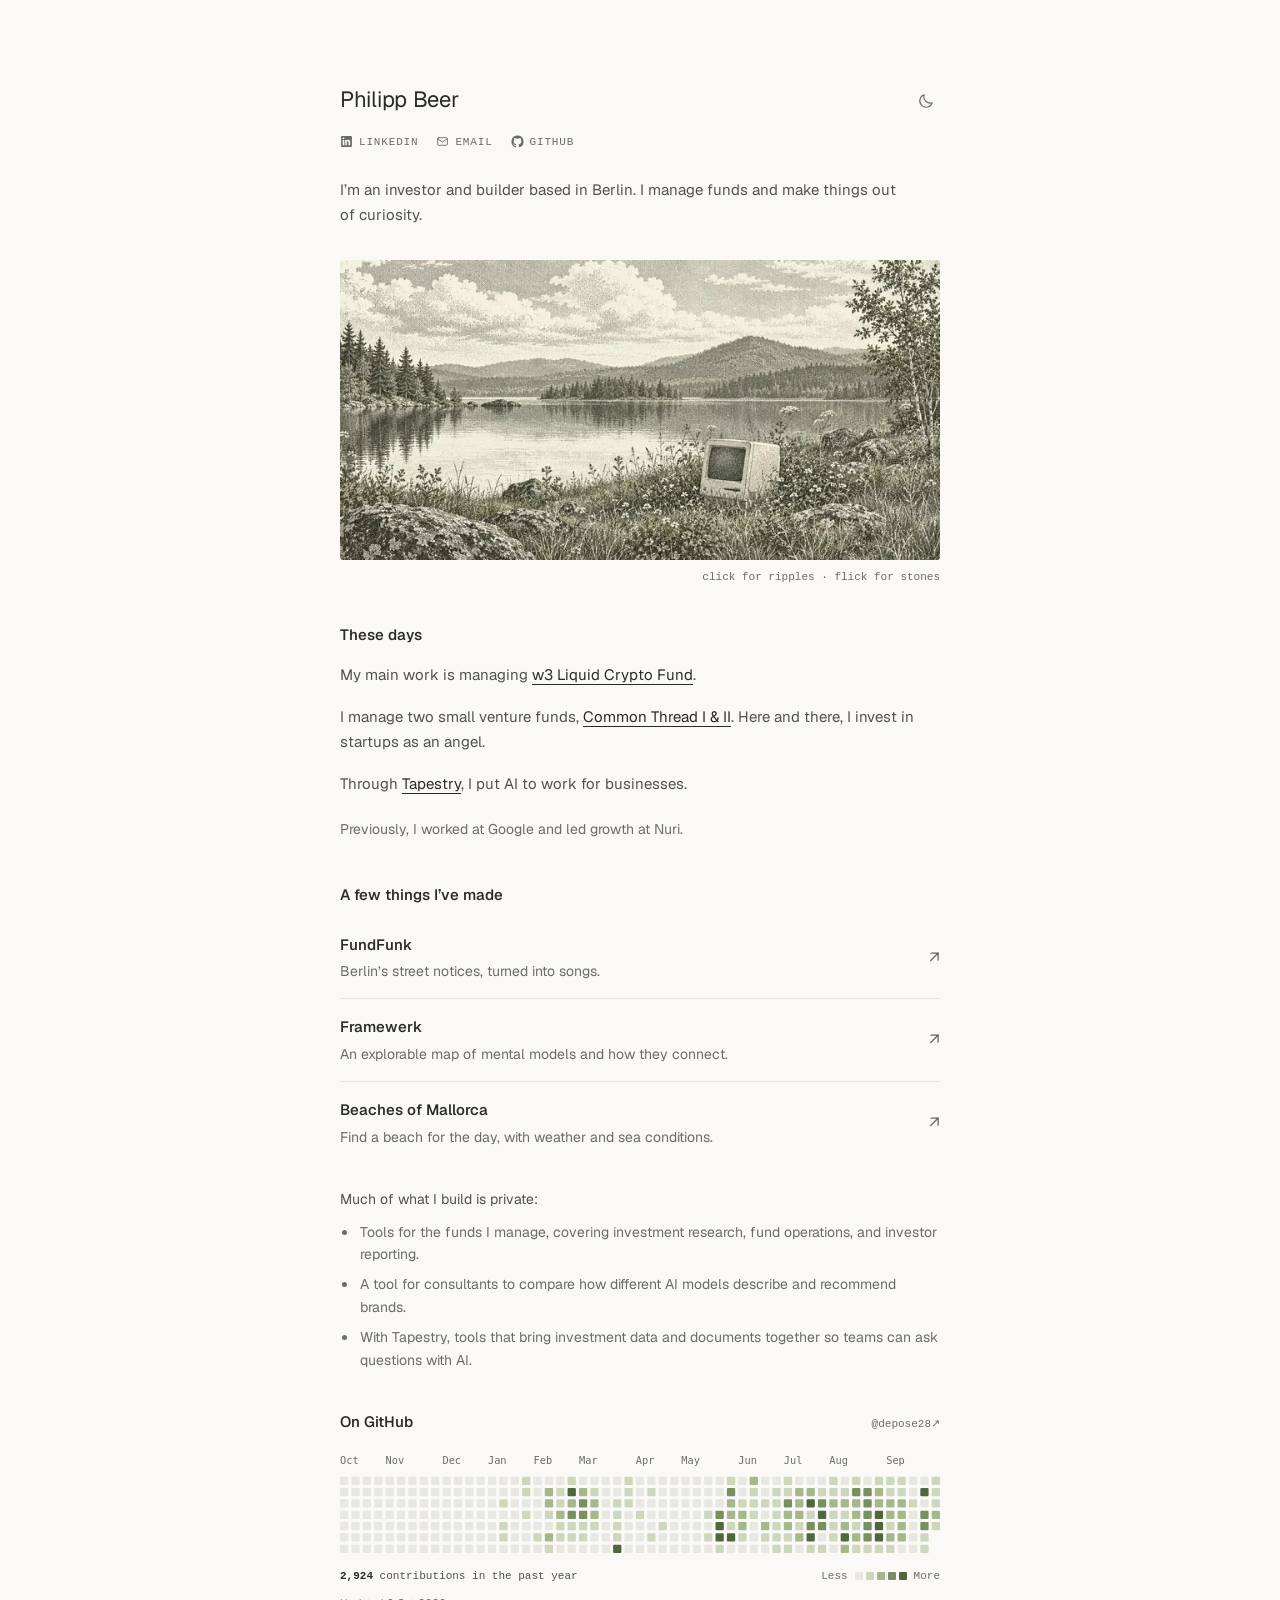
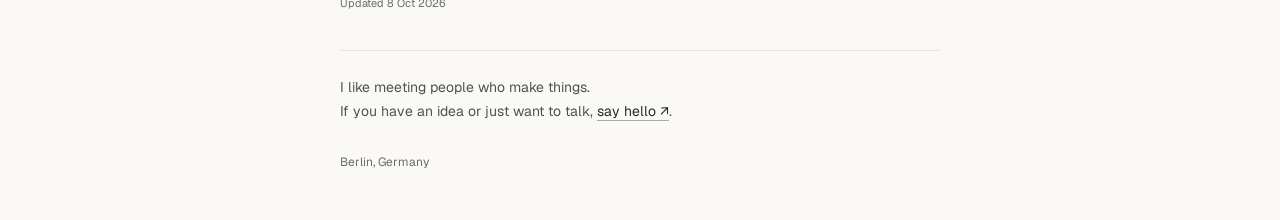
<file: index.html>
<!doctype html>
<html lang="en" prefix="og: https://ogp.me/ns#">
<head>
  <meta charset="utf-8">
  <meta name="viewport" content="width=device-width, initial-scale=1">
  <title>Philipp Beer | Investor &amp; Builder</title>
  <meta name="description" content="Investor and builder based in Berlin. I manage funds, put AI to work for businesses, and make things out of curiosity.">
  <link rel="canonical" href="https://philippbeer.me/">
  <meta name="theme-color" content="#faf9f6">
  <script type="application/ld+json">
    {
      "@context": "https://schema.org",
      "@type": "WebSite",
      "name": "Philipp Beer",
      "url": "https://philippbeer.me/"
    }
  </script>
  <script>
    (() => {
      let theme;
      try { theme = localStorage.getItem("philipp-theme"); } catch {}
      if (theme !== "light" && theme !== "dark") {
        theme = matchMedia("(prefers-color-scheme: dark)").matches ? "dark" : "light";
      }
      document.documentElement.dataset.theme = theme;
      document.querySelector('meta[name="theme-color"]').content = theme === "dark" ? "#191c18" : "#faf9f6";
    })();
  </script>
  <meta property="og:type" content="website">
  <meta property="og:site_name" content="Philipp Beer">
  <meta property="og:locale" content="en_GB">
  <meta property="og:title" content="Philipp Beer | Investor &amp; Builder">
  <meta property="og:description" content="Investor and builder based in Berlin. I manage funds, put AI to work for businesses, and make things out of curiosity.">
  <meta property="og:url" content="https://philippbeer.me/">
  <meta property="og:image" content="https://philippbeer.me/assets/share-lake-v1.jpg">
  <meta property="og:image:secure_url" content="https://philippbeer.me/assets/share-lake-v1.jpg">
  <meta property="og:image:type" content="image/jpeg">
  <meta property="og:image:width" content="1200">
  <meta property="og:image:height" content="600">
  <meta property="og:image:alt" content="A dotted illustration of a vintage computer among wildflowers beside a lake.">
  <meta name="twitter:card" content="summary_large_image">
  <meta name="twitter:title" content="Philipp Beer | Investor &amp; Builder">
  <meta name="twitter:description" content="Investor and builder based in Berlin. I manage funds, put AI to work for businesses, and make things out of curiosity.">
  <meta name="twitter:image" content="https://philippbeer.me/assets/share-lake-v1.jpg">
  <meta name="twitter:image:alt" content="A dotted illustration of a vintage computer among wildflowers beside a lake.">
  <link rel="icon" href="favicon.ico?v=3" sizes="16x16 32x32 48x48">
  <link rel="icon" href="favicon-32.png?v=3" type="image/png" sizes="32x32">
  <link rel="icon" href="favicon.svg?v=3" type="image/svg+xml" sizes="any">
  <link rel="apple-touch-icon" href="apple-touch-icon.png?v=3" sizes="180x180">
  <link rel="preload" href="assets/fonts/geist-variable.woff2" as="font" type="font/woff2" crossorigin>
  <link rel="stylesheet" href="styles.css">
  <script src="assets/theme.js" defer></script>
  <script src="assets/lake-ripple.js" defer></script>
</head>
<body>
  <a class="skip-link" href="#main">Skip to content</a>
  <main id="main" class="page">
    <header class="intro">
      <div class="intro-top">
        <h1>Philipp Beer</h1>
        <button class="theme-toggle" type="button" aria-label="Dark mode" aria-pressed="false" title="Switch colour theme" hidden>
          <svg class="theme-sun" viewBox="0 0 24 24" fill="none" stroke="currentColor" stroke-width="1.5" stroke-linecap="round" aria-hidden="true"><circle cx="12" cy="12" r="3.5"/><path d="M12 2v2m0 16v2M2 12h2m16 0h2M5 5l1.5 1.5m11 11L19 19M5 19l1.5-1.5m11-11L19 5"/></svg>
          <svg class="theme-moon" viewBox="0 0 24 24" fill="none" stroke="currentColor" stroke-width="1.5" stroke-linecap="round" stroke-linejoin="round" aria-hidden="true"><path d="M20.3 14.4A8.5 8.5 0 0 1 9.6 3.7a8.5 8.5 0 1 0 10.7 10.7Z"/></svg>
        </button>
        <nav class="contact-links" aria-label="Contact and profiles">
          <a class="icon-link" href="https://www.linkedin.com/in/philipp-beer/">
            <svg viewBox="0 0 24 24" fill="currentColor" aria-hidden="true"><path d="M20.45 2H3.55C2.69 2 2 2.68 2 3.52v16.96C2 21.32 2.69 22 3.55 22h16.9c.86 0 1.55-.68 1.55-1.52V3.52c0-.84-.69-1.52-1.55-1.52ZM7.93 18.75H4.98V9.2h2.95v9.55ZM6.46 7.9a1.71 1.71 0 1 1 0-3.42 1.71 1.71 0 0 1 0 3.42Zm12.29 10.85h-2.94V14.1c0-1.11-.02-2.53-1.54-2.53-1.55 0-1.79 1.2-1.79 2.45v4.73H9.54V9.2h2.82v1.31h.04c.39-.74 1.35-1.52 2.78-1.52 2.98 0 3.57 1.96 3.57 4.51v5.25Z"/></svg>
            <span class="contact-label">LinkedIn</span>
          </a>
          <a class="icon-link" href="mailto:philippxbeer@gmail.com">
            <svg viewBox="0 0 24 24" fill="none" stroke="currentColor" stroke-width="1.65" stroke-linecap="round" stroke-linejoin="round" aria-hidden="true"><rect x="3" y="5" width="18" height="14" rx="2"/><path d="m3 7 9 6 9-6"/></svg>
            <span class="contact-label">Email</span>
          </a>
          <a class="icon-link" href="https://github.com/depose28">
            <svg viewBox="0 0 24 24" fill="currentColor" aria-hidden="true"><path d="M12 .9a11.1 11.1 0 0 0-3.51 21.63c.56.1.76-.24.76-.53v-2.07c-3.1.67-3.75-1.31-3.75-1.31-.51-1.28-1.24-1.62-1.24-1.62-1.01-.69.08-.67.08-.67 1.12.08 1.71 1.15 1.71 1.15.99 1.7 2.6 1.21 3.24.93.1-.73.39-1.21.71-1.49-2.47-.28-5.07-1.24-5.07-5.49 0-1.21.43-2.2 1.14-2.97-.11-.28-.49-1.41.11-2.93 0 0 .93-.3 3.05 1.13a10.62 10.62 0 0 1 5.55 0c2.12-1.43 3.05-1.13 3.05-1.13.6 1.52.22 2.65.11 2.93.71.77 1.14 1.76 1.14 2.97 0 4.26-2.6 5.2-5.08 5.48.4.35.75 1.02.75 2.06V22c0 .29.2.64.77.53A11.1 11.1 0 0 0 12 .9Z"/></svg>
            <span class="contact-label">GitHub</span>
          </a>
        </nav>
      </div>
      <p class="intro-copy">I’m an investor and builder based in Berlin. I manage funds and make things out of curiosity.</p>
    </header>
    <figure class="landscape">
      <lake-ripple screen="iridescent">
        <img src="assets/lake-720.webp" srcset="assets/lake-720.webp 720w, assets/lake-1440.webp 1440w" sizes="(max-width: 648px) calc(100vw - 48px), 600px" width="1440" height="720" alt="A dotted illustration of a small vintage computer among wildflowers beside a quiet lake." fetchpriority="high" decoding="async">
        <div class="lake-caption">
          <p class="lake-hint" aria-hidden="true"></p>
        </div>
      </lake-ripple>
    </figure>
    <section class="work" aria-labelledby="work-heading">
      <h2 id="work-heading">These days</h2>
      <p>My main work is managing <a class="work-name" href="https://w3.fund/liquid">w3 Liquid Crypto Fund</a>.</p>
      <p>I manage two small venture funds, <a class="work-name" href="https://www.commonthread.capital/">Common Thread I &amp; II</a>. Here and there, I invest in startups as an angel.</p>
      <p>Through <a class="work-name" href="https://tapestry.group/">Tapestry</a>, I put AI to work for businesses.</p>
      <p class="background">Previously, I worked at Google and led growth at Nuri.</p>
    </section>
    <section class="projects" aria-labelledby="projects-heading">
      <h2 id="projects-heading">A few things I’ve made</h2>
      <ul class="project-list">
        <li><a class="project" href="https://fundfunk.berlin/">
          <span class="project-text"><span class="project-name">FundFunk</span><span class="project-description">Berlin’s street notices, turned into songs.</span></span>
          <span class="project-arrow" aria-hidden="true">↗</span>
        </a></li>
        <li><a class="project" href="https://framewerk.dev/">
          <span class="project-text"><span class="project-name">Framewerk</span><span class="project-description">An explorable map of mental models and how they connect.</span></span>
          <span class="project-arrow" aria-hidden="true">↗</span>
        </a></li>
        <li><a class="project" href="https://beachesofmallorca.com/">
          <span class="project-text"><span class="project-name">Beaches of Mallorca</span><span class="project-description">Find a beach for the day, with weather and sea conditions.</span></span>
          <span class="project-arrow" aria-hidden="true">↗</span>
        </a></li>
      </ul>
      <div class="private-work">
        <p>Much of what I build is private:</p>
        <ul>
          <li>Tools for the funds I manage, covering investment research, fund operations, and investor reporting.</li>
          <li>A tool for consultants to compare how different AI models describe and recommend brands.</li>
          <li>With Tapestry, tools that bring investment data and documents together so teams can ask questions with AI.</li>
        </ul>
      </div>
    </section>
    <!-- activity:start -->
    <section class="activity" aria-labelledby="activity-heading">
      <div class="section-heading">
        <h2 id="activity-heading">On GitHub</h2>
        <a class="activity-profile" href="https://github.com/depose28">@depose28 <span aria-hidden="true">↗</span></a>
      </div>
      <div class="activity-scroll" tabindex="0" role="region" aria-label="GitHub contribution calendar; scroll horizontally to see the full year">
        <img src="assets/github-activity.svg" data-light-src="assets/github-activity.svg" data-dark-src="assets/github-activity-dark.svg" width="580" height="98" alt="2,924 contributions visible on my GitHub profile over the past year. A snapshot from 8 Oct 2026." loading="lazy" decoding="async" aria-describedby="activity-description">
      </div>
      <p id="activity-description" class="sr-only">January 2026: 26; February 2026: 296; March 2026: 269; April 2026: 13; May 2026: 178; June 2026: 270; July 2026: 585; August 2026: 633; September 2026: 556; October 2026: 98. Other months have no recorded contributions.</p>
      <div class="activity-meta">
        <p><strong>2,924</strong> contributions in the past year</p>
        <span class="activity-legend" aria-hidden="true">Less <i style="--level: var(--activity-0)"></i><i style="--level: var(--activity-1)"></i><i style="--level: var(--activity-2)"></i><i style="--level: var(--activity-3)"></i><i style="--level: var(--activity-4)"></i> More</span>
      </div>
      <p class="activity-note">Updated <time datetime="2026-10-08">8 Oct 2026</time></p>
    </section>
    <!-- activity:end -->
    <footer class="footer">
      <p>I like meeting people who make things.<br>If you have an idea or just want to talk, <a href="mailto:philippxbeer@gmail.com">say hello<span aria-hidden="true"> ↗</span></a>.</p>
      <span class="location">Berlin, Germany</span>
    </footer>
  </main>
</body>
</html>
</file>
<file: styles.css>
@font-face {
  font-family: "Geist";
  src: url("assets/fonts/geist-variable.woff2") format("woff2");
  font-style: normal;
  font-weight: 100 900;
  font-display: swap;
}

:root {
  color-scheme: light;
  --paper: #faf9f6;
  --ink: #292b27;
  --body: #50534c;
  --muted: #696e63;
  --line: #e5e5de;
  --accent: #536347;
  --hover: #f0f0e9;
  --selection: #dfe5d5;
  --landscape-filter: none;
  --activity-0: #e7e8e1;
  --activity-1: #ccd7bd;
  --activity-2: #a4b78d;
  --activity-3: #788f61;
  --activity-4: #4f663e;
  font-family: "Geist", -apple-system, BlinkMacSystemFont, "Segoe UI", sans-serif;
  font-synthesis: none;
}

:root[data-theme="dark"] {
  color-scheme: dark;
  --paper: #191c18;
  --ink: #eeeee7;
  --body: #c8cdc2;
  --muted: #a4ac9e;
  --line: #353b31;
  --accent: #b7c8a1;
  --hover: #242a21;
  --selection: #3d4c34;
  --landscape-filter: brightness(.72) saturate(.7);
  --activity-0: #30362d;
  --activity-1: #44523b;
  --activity-2: #657853;
  --activity-3: #90a779;
  --activity-4: #bed2a8;
}

*, *::before, *::after {
  box-sizing: border-box;
}

html {
  -webkit-text-size-adjust: 100%;
  text-size-adjust: 100%;
  background: var(--paper);
}

body {
  margin: 0;
  color: var(--body);
  font-size: 15px;
  line-height: 1.7;
  -webkit-font-smoothing: antialiased;
}

::selection {
  background: var(--selection);
  color: var(--ink);
}

a {
  color: inherit;
  text-decoration-thickness: 1px;
  text-underline-offset: 4px;
}

a:focus-visible,
button:focus-visible {
  outline: 2px solid var(--accent);
  outline-offset: 5px;
}

.skip-link {
  position: absolute;
  top: 8px;
  left: 16px;
  padding: 8px 12px;
  background: var(--paper);
  transform: translateY(-160%);
  z-index: 1;
}

.skip-link:focus {
  transform: translateY(0);
}

.page {
  width: min(100% - 48px, 600px);
  margin: 0 auto;
  padding: 84px 0 48px;
}

.intro-top {
  display: block;
  position: relative;
}

h1 {
  margin: 0;
  padding-right: 52px;
  color: var(--ink);
  font-family: inherit;
  font-size: 22px;
  font-weight: 400;
  letter-spacing: -0.3px;
  line-height: 1.4;
}

.theme-toggle {
  position: absolute;
  top: -5px;
  right: -8px;
  width: 44px;
  height: 44px;
  padding: 0;
  border: 0;
  border-radius: 50%;
  background: transparent;
  color: var(--muted);
  cursor: pointer;
  -webkit-tap-highlight-color: transparent;
}

.theme-toggle:hover {
  background: var(--hover);
  color: var(--ink);
}

.theme-toggle svg {
  position: absolute;
  inset: 13px;
  width: 18px;
  height: 18px;
}

.theme-sun,
[data-theme="dark"] .theme-moon {
  opacity: 0;
}

.theme-moon,
[data-theme="dark"] .theme-sun {
  opacity: 1;
}

/* The browser captures both themes; only a small SVG mask moves between them. */
:root.theme-shift::view-transition-old(root),
:root.theme-shift::view-transition-new(root) {
  animation: none;
  mix-blend-mode: normal;
}

:root.theme-shift::view-transition-group(root) {
  animation-duration: 0s;
}

:root.theme-shift::view-transition-new(root) {
  mask-image: var(--theme-mask);
  mask-size: var(--theme-mask-size);
  mask-repeat: no-repeat;
  mask-position: var(--theme-mask-end);
}

:root.theme-shift::view-transition {
  pointer-events: none;
}

.contact-links {
  display: flex;
  flex-wrap: wrap;
  gap: 0 18px;
  margin-top: 9px;
}

.icon-link {
  display: inline-flex;
  align-items: center;
  gap: 6px;
  min-height: 36px;
  color: var(--muted);
  font-family: ui-monospace, "SFMono-Regular", Consolas, monospace;
  font-size: 11px;
  font-weight: 500;
  letter-spacing: 0.075em;
  line-height: 1.5;
  text-decoration: none;
  text-transform: uppercase;
  transition: color 150ms ease;
}

.icon-link svg {
  width: 13px;
  height: 13px;
}

.icon-link:hover,
.icon-link:focus-visible {
  color: var(--ink);
}

.icon-link:hover .contact-label {
  text-decoration: underline;
  text-underline-offset: 4px;
}

.intro-copy {
  margin: 17px 0 0;
  max-width: 560px;
  text-wrap: pretty;
}

.landscape {
  margin: 32px 0 40px;
}

.landscape img,
.lake-canvas {
  display: block;
  width: 100%;
  height: auto;
  aspect-ratio: 2 / 1;
  border-radius: 3px;
  object-fit: cover;
  filter: var(--landscape-filter);
}

lake-ripple {
  display: block;
  position: relative;
}

lake-ripple:not([data-ready]) .lake-canvas {
  position: absolute;
  inset: 0 auto auto 0;
  visibility: hidden;
}

.lake-canvas {
  touch-action: pan-y pinch-zoom;
  user-select: none;
  -webkit-tap-highlight-color: transparent;
}

.lake-caption {
  display: flex;
  align-items: flex-start;
  justify-content: space-between;
  gap: 16px;
  min-height: 28px;
  margin: 10px 0 -14px;
}

.lake-hint {
  flex: 1;
  min-height: 28px;
  margin: 0;
  color: var(--muted);
  font: 11px / 14px ui-monospace, "SFMono-Regular", Consolas, monospace;
  text-align: right;
  opacity: 0;
  transition: opacity 400ms ease;
}

lake-ripple[data-ready]:not([data-reduced]) .lake-hint:not(.is-seen) {
  opacity: 1;
}

.lake-controls {
  position: absolute;
  inset: auto 8px 38px;
  display: flex;
  flex-wrap: wrap;
  gap: 6px;
  opacity: 0;
  pointer-events: none;
}

.lake-controls:focus-within {
  opacity: 1;
  pointer-events: auto;
}

.lake-controls button {
  min-height: 44px;
  padding: 8px 12px;
  border: 1px solid var(--line);
  border-radius: 3px;
  background: var(--paper);
  color: var(--ink);
  font: inherit;
  font-size: 12px;
  cursor: pointer;
}

.lake-controls button:hover {
  background: var(--hover);
}

lake-ripple[data-reduced] .lake-controls {
  display: none;
}

h2 {
  margin: 0 0 16px;
  color: var(--ink);
  font-size: 15px;
  font-weight: 550;
  line-height: 1.5;
}

.work p {
  margin: 0 0 16px;
  text-wrap: pretty;
}

.work-name {
  color: var(--ink);
  font-weight: inherit;
}

.work .background {
  margin: 22px 0 0;
  color: var(--muted);
  font-size: 14px;
}

.projects {
  margin-top: 42px;
}

.section-heading {
  display: flex;
  align-items: baseline;
  justify-content: space-between;
  gap: 16px;
}

.section-heading h2 {
  margin-bottom: 10px;
}

.projects > h2 {
  margin-bottom: 10px;
}

.project-list {
  list-style: none;
  margin: 0;
  padding: 0;
}

.project-list li + li {
  border-top: 1px solid var(--line);
}

.project {
  display: flex;
  align-items: center;
  justify-content: space-between;
  gap: 24px;
  margin-inline: -12px;
  padding: 15px 12px 16px;
  border-radius: 4px;
  text-decoration: none;
  transition: background-color 150ms ease;
}

.project-name, .project-description {
  display: block;
}

.project-name {
  color: var(--ink);
  font-size: 15px;
  font-weight: 550;
}

.project-description {
  margin-top: 3px;
  color: var(--muted);
  font-size: 14px;
  line-height: 1.6;
}

.project-arrow {
  flex-shrink: 0;
  color: var(--muted);
  font-size: 17px;
  transition: color 150ms ease, transform 150ms ease;
}

.project:hover {
  background: var(--hover);
}

.project:hover .project-name {
  text-decoration: underline;
  text-decoration-thickness: 1px;
  text-underline-offset: 4px;
}

.project:hover .project-arrow {
  color: var(--accent);
  transform: translate(2px, -2px);
}

.private-work {
  margin-top: 24px;
  font-size: 14px;
  line-height: 1.6;
}

.private-work p {
  margin: 0 0 10px;
}

.private-work ul {
  margin: 0;
  padding-left: 18px;
  color: var(--muted);
}

.private-work li {
  padding-left: 2px;
}

.private-work li + li {
  margin-top: 8px;
}

.activity {
  margin-top: 40px;
}

.activity-profile {
  display: inline-flex;
  align-items: center;
  min-height: 24px;
  color: var(--muted);
  font-family: ui-monospace, "SFMono-Regular", Consolas, monospace;
  font-size: 11px;
  text-decoration: none;
}

.activity-profile:hover {
  text-decoration: underline;
}

.activity-scroll {
  overflow-x: auto;
  padding: 10px 0 8px;
  scrollbar-width: thin;
  scrollbar-color: #a4b78d var(--paper);
}

.activity-scroll:focus-visible {
  outline: 2px solid var(--accent);
  outline-offset: 5px;
}

.activity-scroll img {
  display: block;
  width: 100%;
  min-width: 580px;
  height: auto;
}

.activity-meta {
  display: flex;
  flex-wrap: wrap;
  align-items: center;
  justify-content: space-between;
  gap: 8px 16px;
  margin-top: 4px;
  font-family: ui-monospace, "SFMono-Regular", Consolas, monospace;
  font-size: 11px;
}

.activity-meta p {
  margin: 0;
}

.activity-meta strong {
  color: var(--ink);
  font-weight: 550;
}

.activity-legend {
  display: flex;
  align-items: center;
  gap: 3px;
  color: var(--muted);
}

.activity-legend i {
  width: 8px;
  height: 8px;
  border-radius: 1px;
  background: var(--level);
}

.activity-legend i:first-of-type {
  margin-left: 4px;
}

.activity-legend i:last-of-type {
  margin-right: 4px;
}

.activity-note {
  margin: 8px 0 0;
  color: var(--muted);
  font-size: 11px;
}

.sr-only {
  position: absolute;
  width: 1px;
  height: 1px;
  padding: 0;
  margin: -1px;
  overflow: hidden;
  clip-path: inset(50%);
  white-space: nowrap;
  border: 0;
}

.footer {
  margin-top: 38px;
  padding-top: 25px;
  border-top: 1px solid var(--line);
  font-size: 14px;
}

.footer p {
  margin: 0;
}

.footer a {
  color: var(--ink);
  text-decoration-color: #a8ad9e;
}

.footer a:hover {
  text-decoration-color: var(--ink);
}

.location {
  display: block;
  margin-top: 28px;
  color: var(--muted);
  font-size: 12px;
}

@media (max-width: 480px) {
  body {
    font-size: 16px;
  }
  .page {
    padding-top: 40px;
    padding-bottom: 32px;
  }
  .icon-link {
    min-height: 44px;
  }
  .intro-copy {
    margin-top: 18px;
  }
  .landscape {
    margin-top: 26px;
    margin-bottom: 32px;
  }
  .projects {
    margin-top: 34px;
  }
}

@media (prefers-reduced-motion: reduce) {
  *, *::before, *::after {
    transition: none !important;
  }
}
</file>
